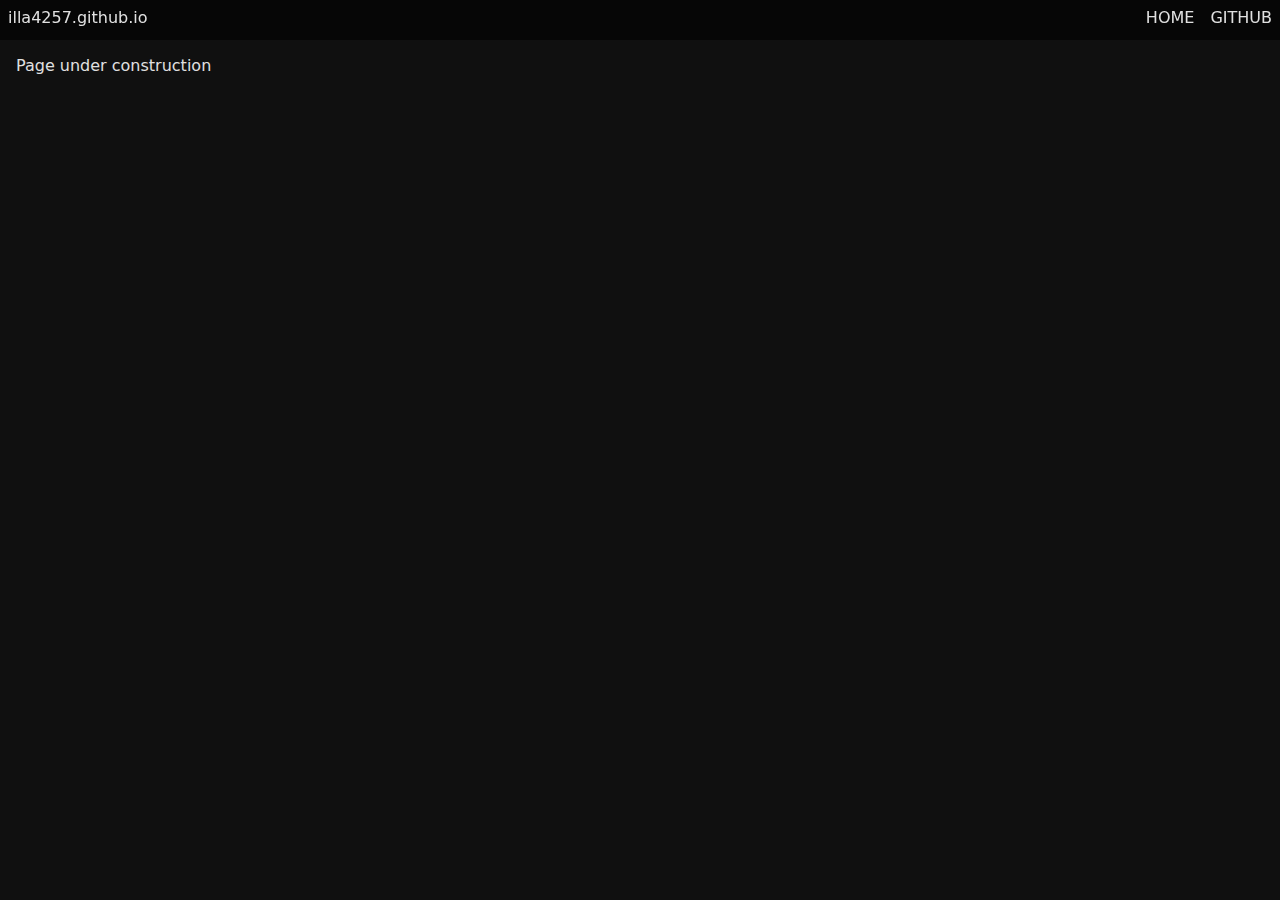
<file: index.html>
<!DOCTYPE html><html lang="en"><head><meta charset="utf-8"><meta name="viewport" content="width=device-width, initial-scale=1"><link rel="stylesheet" href="/styles/night.css"><title>illa4257</title></head><body><div id="header"><a id="logo" href="/#">illa4257.github.io</a><input id="nav-toggle" type="checkbox" /><label id="nav-button" for="nav-toggle"><span></span></label><ul><li><a href="/#">HOME</a></li><li><a href="https://github.com/illa4257">GITHUB</a></li></ul></div><div id="headerOffset"></div><a>Page under construction</a></body></html>
</file>
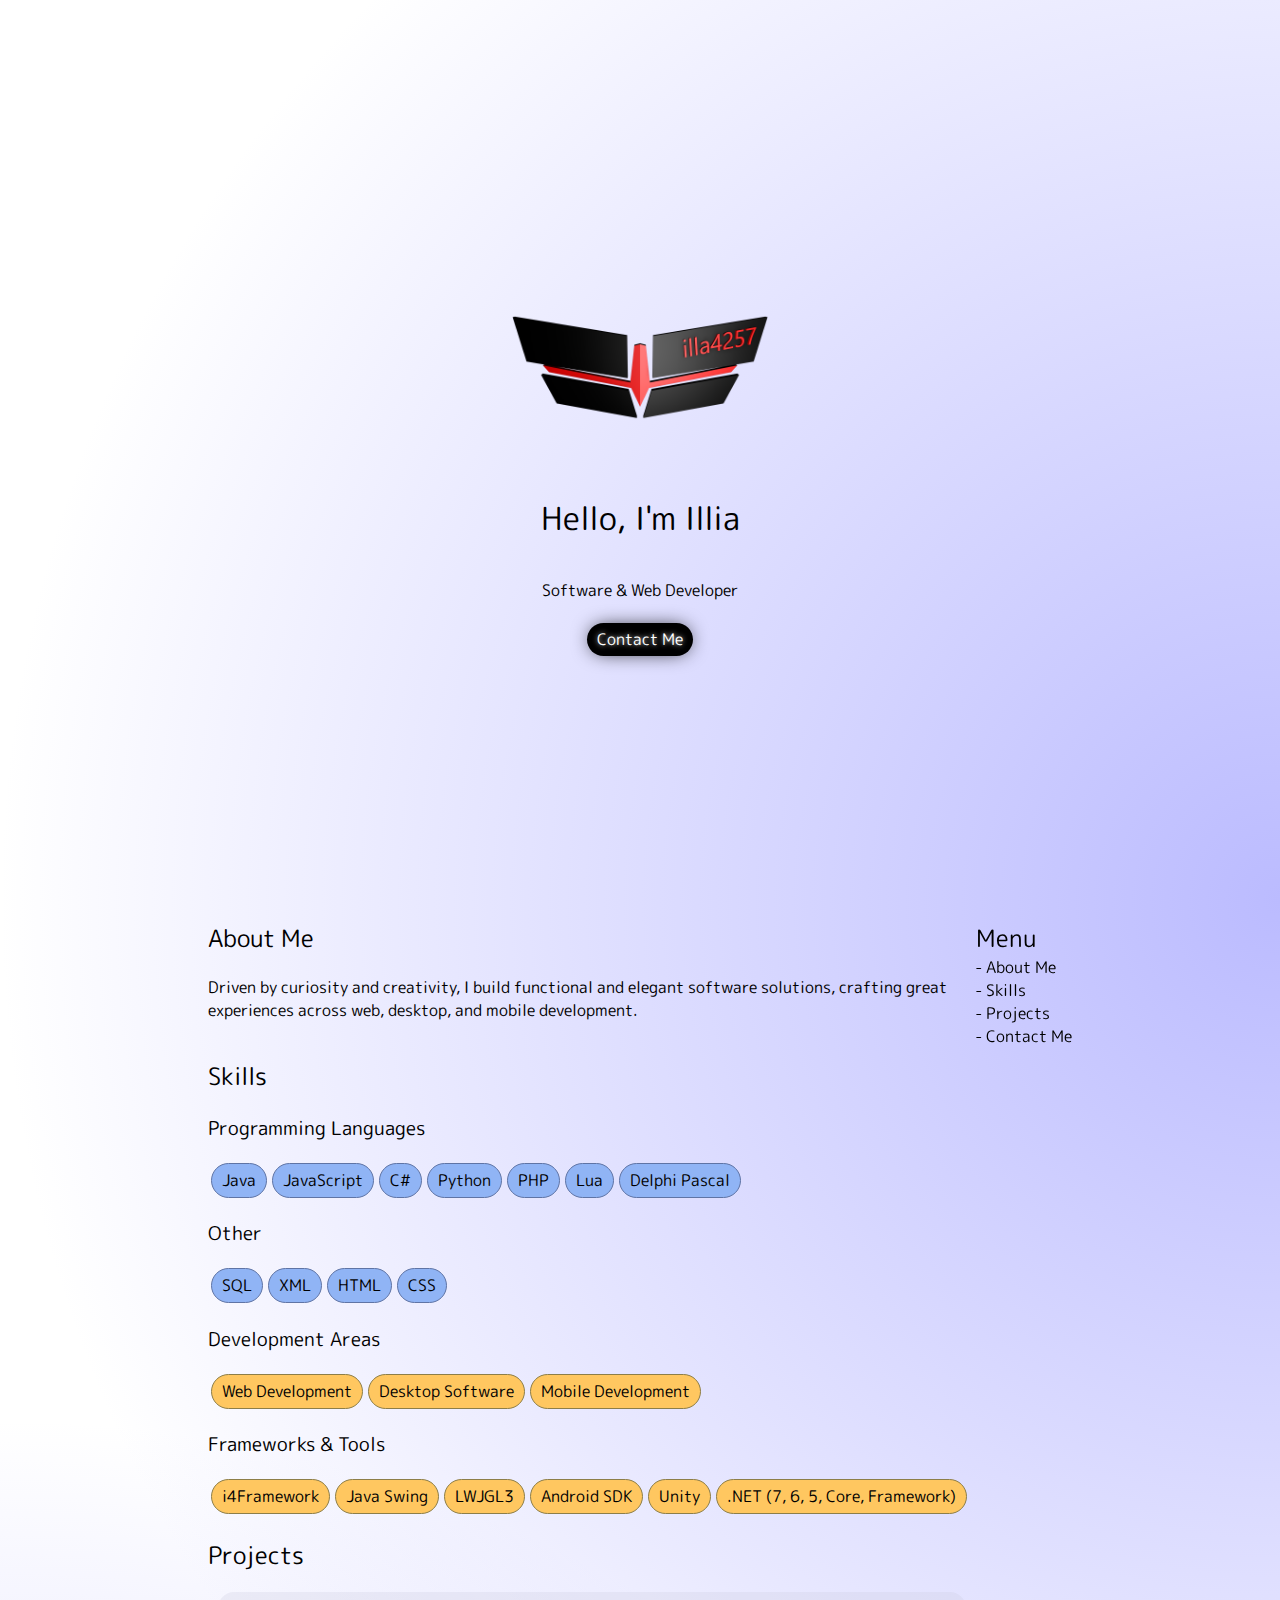
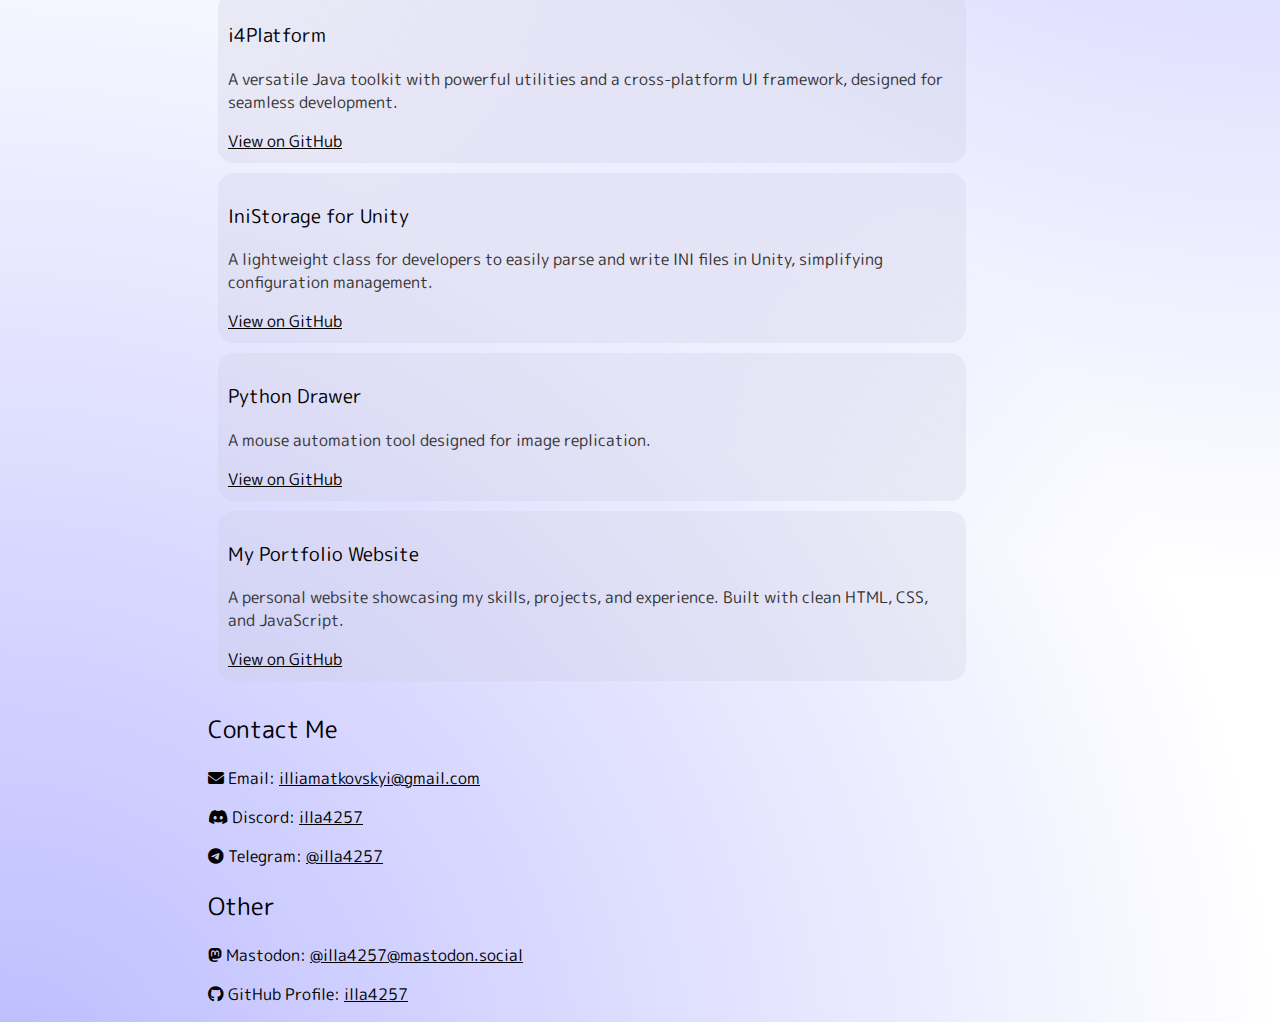
<file: resume.html>
<!DOCTYPE html>
<html lang="en">
    <head>
        <meta charset="UTF-8">
        <meta name="viewport" content="width=device-width, initial-scale=1">
        <title>Illia's Portfolio</title>
        <link rel="preconnect" href="https://fonts.googleapis.com">
        <link rel="preconnect" href="https://fonts.gstatic.com" crossorigin>
        <link href="https://fonts.googleapis.com/css2?family=M+PLUS+Rounded+1c&display=swap" rel="stylesheet">
        <link rel="stylesheet" href="style.css">
        <link rel="icon" type="image/webp" href="illa4257_nobg.webp">
        <link rel="icon" type="image/x-icon" href="favicon.ico">
        <script src="script.js"></script>
        <link rel="stylesheet" href="https://cdnjs.cloudflare.com/ajax/libs/font-awesome/6.7.2/css/all.min.css" integrity="sha512-Evv84Mr4kqVGRNSgIGL/F/aIDqQb7xQ2vcrdIwxfjThSH8CSR7PBEakCr51Ck+w+/U6swU2Im1vVX0SVk9ABhg==" crossorigin="anonymous" referrerpolicy="no-referrer" />
    </head>
    <body>
        <header>
            <img src="illa4257_nobg.webp" alt loading="lazy" />
            <h1>Hello, I'm Illia</h1>
            <p>Software & Web Developer</p>
            <a href="#contact" class="btn">Contact Me</a>
        </header>

        <div id="root">
            <div id="nav">
                <h2 style="margin:0;">Menu</h2>
                <ul>
                    <li><a href="#about">About Me</a></li>
                    <li><a href="#skills">Skills</a></li>
                    <li><a href="#portfolio">Projects</a></li>
                    <li><a href="#contact">Contact Me</a></li>
                </ul>
            </div>
            <div id="content">
                <section id="about">
                    <h2>About Me</h2>
                    <p>Driven by curiosity and creativity, I build functional and elegant software solutions, crafting great experiences across web, desktop, and mobile development.</p>
                </section>

                <section id="skills">
                    <h2>Skills</h2>
                    <h3>Programming Languages</h3>
                    <div class="skill-list">
                        <a class="l">Java</a>
                        <a class="l">JavaScript</a>
                        <a class="l">C#</a>
                        <a class="l">Python</a>
                        <a class="l">PHP</a>
                        <a class="l">Lua</a>
                        <a class="l">Delphi Pascal</a>
                    </div>
                    <h3>Other</h3>
                    <div class="skill-list">
                        <a class="l">SQL</a>
                        <a class="l">XML</a>
                        <a class="l">HTML</a>
                        <a class="l">CSS</a>
                    </div>
                    <h3>Development Areas</h3>
                    <div class="skill-list">
                        <a class="c">Web Development</a>
                        <a class="c">Desktop Software</a>
                        <a class="c">Mobile Development</a>
                    </div>
                    <h3>Frameworks & Tools</h3>
                    <div class="skill-list">
                        <a class="c">i4Framework</a>
                        <a class="c">Java Swing</a>
                        <a class="c">LWJGL3</a>
                        <a class="c">Android SDK</a>
                        <a class="c">Unity</a>
                        <a class="c">.NET (7, 6, 5, Core, Framework)</a>
                    </div>
                </section>

                <section id="portfolio">
                    <h2>Projects</h2>
                    <div class="project">
                        <h3>i4Platform</h3>
                        <p>A versatile Java toolkit with powerful utilities and a cross-platform UI framework, designed for seamless development.</p>
                        <a href="https://github.com/illa4257/i4Platform" target="_blank">View on GitHub</a>
                    </div>
                    <div class="project">
                        <h3>IniStorage for Unity</h3>
                        <p>A lightweight class for developers to easily parse and write INI files in Unity, simplifying configuration management.</p>
                        <a href="https://github.com/illa4257/unity-IniStorage" target="_blank">View on GitHub</a>
                    </div>
                    <div class="project">
                        <h3>Python Drawer</h3>
                        <p>A mouse automation tool designed for image replication.</p>
                        <a href="https://github.com/illa4257/python-drawer" target="_blank">View on GitHub</a>
                    </div>
                    <div class="project">
                        <h3>My Portfolio Website</h3>
                        <p>A personal website showcasing my skills, projects, and experience. Built with clean HTML, CSS, and JavaScript.</p>
                        <a href="https://github.com/illa4257/illa4257.github.io" target="_blank">View on GitHub</a>
                    </div>
                </section>

                <footer id="contact">
                    <h2>Contact Me</h2>
                    <p><i class="fa-solid fa-envelope"></i> Email: <a href="mailto:illiamatkovskyi@gmail.com">illiamatkovskyi@gmail.com</a></p>

                    <p><i class="fa-brands fa-discord"></i> Discord: <a href="https://discordapp.com/users/445277624307023885" target="_blank">illa4257</a></p>

                    <p><i class="fa-brands fa-telegram"></i> Telegram: <a href="https://t.me/illa4257" target="_blank">@illa4257</a></p>

                    <h2>Other</h2>

                    <p><i class="fa-brands fa-mastodon"></i> Mastodon: <a href="https://mastodon.social/@illa4257" target="_blank">@illa4257@mastodon.social</a></p>

                    <p><i class="fa-brands fa-github"></i> GitHub Profile: <a href="https://github.com/illa4257" target="_blank">illa4257</a></p>
                </footer>
            </div>
        </div>

        <script>loading();</script>
    </body>
</html>
</file>
<file: styles/night.css>
@media only screen and (max-device-width: 768px){#header{height:60px;}#headerOffset{height:60px;}#header > #logo{padding:13.5px;margin:0px;font-size:25px;}#nav-button{display:block;width:60px;height:60px;float:right;}#nav-button > span{display:block;position:absolute;background:#E0E0E0;width:40px;height:4px;top:28px;right:10px;border-radius:10px;transition:1s;}#nav-button > span::before,#nav-button > span::after{content:'';display:block;position:absolute;background:#E0E0E0;width:40px;height:4px;right:0px;border-radius:10px;transition:1s;}#nav-button > span::before{top:-10px;}#nav-button > span::after{top:10px;}#header > ul{display:block;position:fixed;background-color:#101010;width:100%;height:100vh;top:60px;left:100%;transition:1s;}#nav-toggle:checked ~ #nav-button > span{right:-60px;}#nav-toggle:checked ~ #nav-button > span::before,#nav-toggle:checked ~ #nav-button > span::after{top:0px;right:70px;}#nav-toggle:checked ~ #nav-button > span::before{transform:rotate(-45deg);}#nav-toggle:checked ~ #nav-button > span::after{transform:rotate(45deg);}#nav-toggle:checked ~ ul{left:0;}#header > ul > li > a{padding:16px;margin:0;}}@media only screen and (min-device-width: 769px){#header{height:40px;}#headerOffset{height:40px;}#header > #logo{margin:8px;}#nav-button,#header > ul{display:none;}#header > ul{display:flex;float:right;transition:1s;}#header > ul > li > a{margin:0;padding:8px;}#header > ul > li > a::after{content:'';display:block;width:0;height:3px;background-color:#E0E0E0;transition:1s;}#header > ul > li > a:hover::after{width:100%;}}body{margin:0;background:#101010;}a,h1,h2,h3{display:block;margin:16px;color:#E0E0E0;font-family:system-ui;font-weight:lighter;text-decoration:none;}#header{display:block;position:fixed;width:100vw;top:0;background:#0009;-webkit-backdrop-filter:blur(5px);backdrop-filter:blur(5px);}#header > #logo{display:inline-block;}#nav-toggle{display:none;}#header > ul{list-style:none;padding:0;margin:0;transition:1s;}
</file>
<file: style.css>
:root {
    --col1: #BBF;
    --nav: #EEF7;
    --bgr: 100vw;
}

* {
    color: black;
    font-family: "M PLUS Rounded 1c",sans-serif;
    font-optical-sizing: auto;
    font-weight: normal;
    font-style: normal;
}

html{scroll-behavior:smooth;}

body {
    margin: 0;
    background-color: white;
    background-image:
        radial-gradient(circle var(--bgr) at 100% 100vh, var(--col1), #FFF0),
        radial-gradient(circle var(--bgr) at 0% 300vh, var(--col1), #FFF0);
}

header {
    display: flex;
    min-height: 100vh;
    flex-direction: column;
    align-items: center;
    justify-content: center;
}

header > img {
    width: 256px;
    height: 256px;
}

header>h1{margin-top:0;}
header>p{margin-left:10px;margin-right:10px;}

#nav {
    display: block;
    position: sticky;
    top: 0;
}

#nav > ul {
    list-style: "- ";
    padding-left: 10px;
    margin: 0;
}

#nav > ul > li > a {
    display:block;
    text-decoration: none;
    transition: .25s;
}

#nav>ul>li>a:hover{color:#55F;}

#content {
    display: flex;
    align-items: stretch;
    flex-direction: column;
}

#root {
    display: flex;
    flex-direction: row-reverse;
    justify-content: center;
    align-items: baseline;
}

section,footer{max-width:768px;}

.btn {
    background-color: black;
    color: white;
    text-decoration: none;
    padding: 5px 10px;
    margin: 5px;
    border-radius: 30px;
    transition: .5s;
    transition-property: background-color;
    box-shadow: black 0px 0px 20px -5px;
    text-shadow: 0px 0px 5px #FFFD;
    -webkit-tap-highlight-color: transparent;
}

.btn:hover{background-color:#333;}

.term {
    font-family: "Roboto Mono", monospace;
    font-size: 25px;
}

.skill-list {
    display: flex;
    flex-wrap: wrap;
}

.l, .c {
    padding: 5px 10px;
    margin: 2.5px;
    border: 1px solid;
    border-radius: 128px;
}

.l {
    background-color: #90b4f5;
    border-color: #5f74a5;
}

.c {
    background-color: #ffc760;
    border-color: #8d7e48;
}

.project {
    background-color: #CCD4;
    border-radius: 16px;
    margin: 10px;
    padding: 10px;
}

.project>p{color:#333;}

@media only screen and (max-device-width: 1023px) {
    section,footer{max-width:512px;}
}

@media only screen and (max-device-width: 768px) {
    :root{--bgr:100vh;}
    section, footer {
        max-width: unset;
        margin: 10px;
        max-width: 768px;
    }

    #root {
        flex-direction: column;
        align-items: stretch;
    }

    #nav {
        display: block;
        position: unset;
        width: auto;
        max-width: 768px;
        margin: 10px;
        padding: 20px;
        background-color: var(--nav);
        border-radius: 8px;
        box-shadow: black 0px 0px 20px -10px;
    }
}

@media (prefers-color-scheme: dark) {
    :root{--col1: #BBF8;--nav:#1A1A2E77;}
    *{color:white;}
    body{background-color:black;}
    .btn:hover{background-color:#222;}
    #nav>ul{border-left-color:white;}
    .l{background-color:#6767b724;}
    .c{background-color:#ffa50024;}
    .project{background-color:#3346;}
    .project>p{color: #ccc;}
}
</file>
